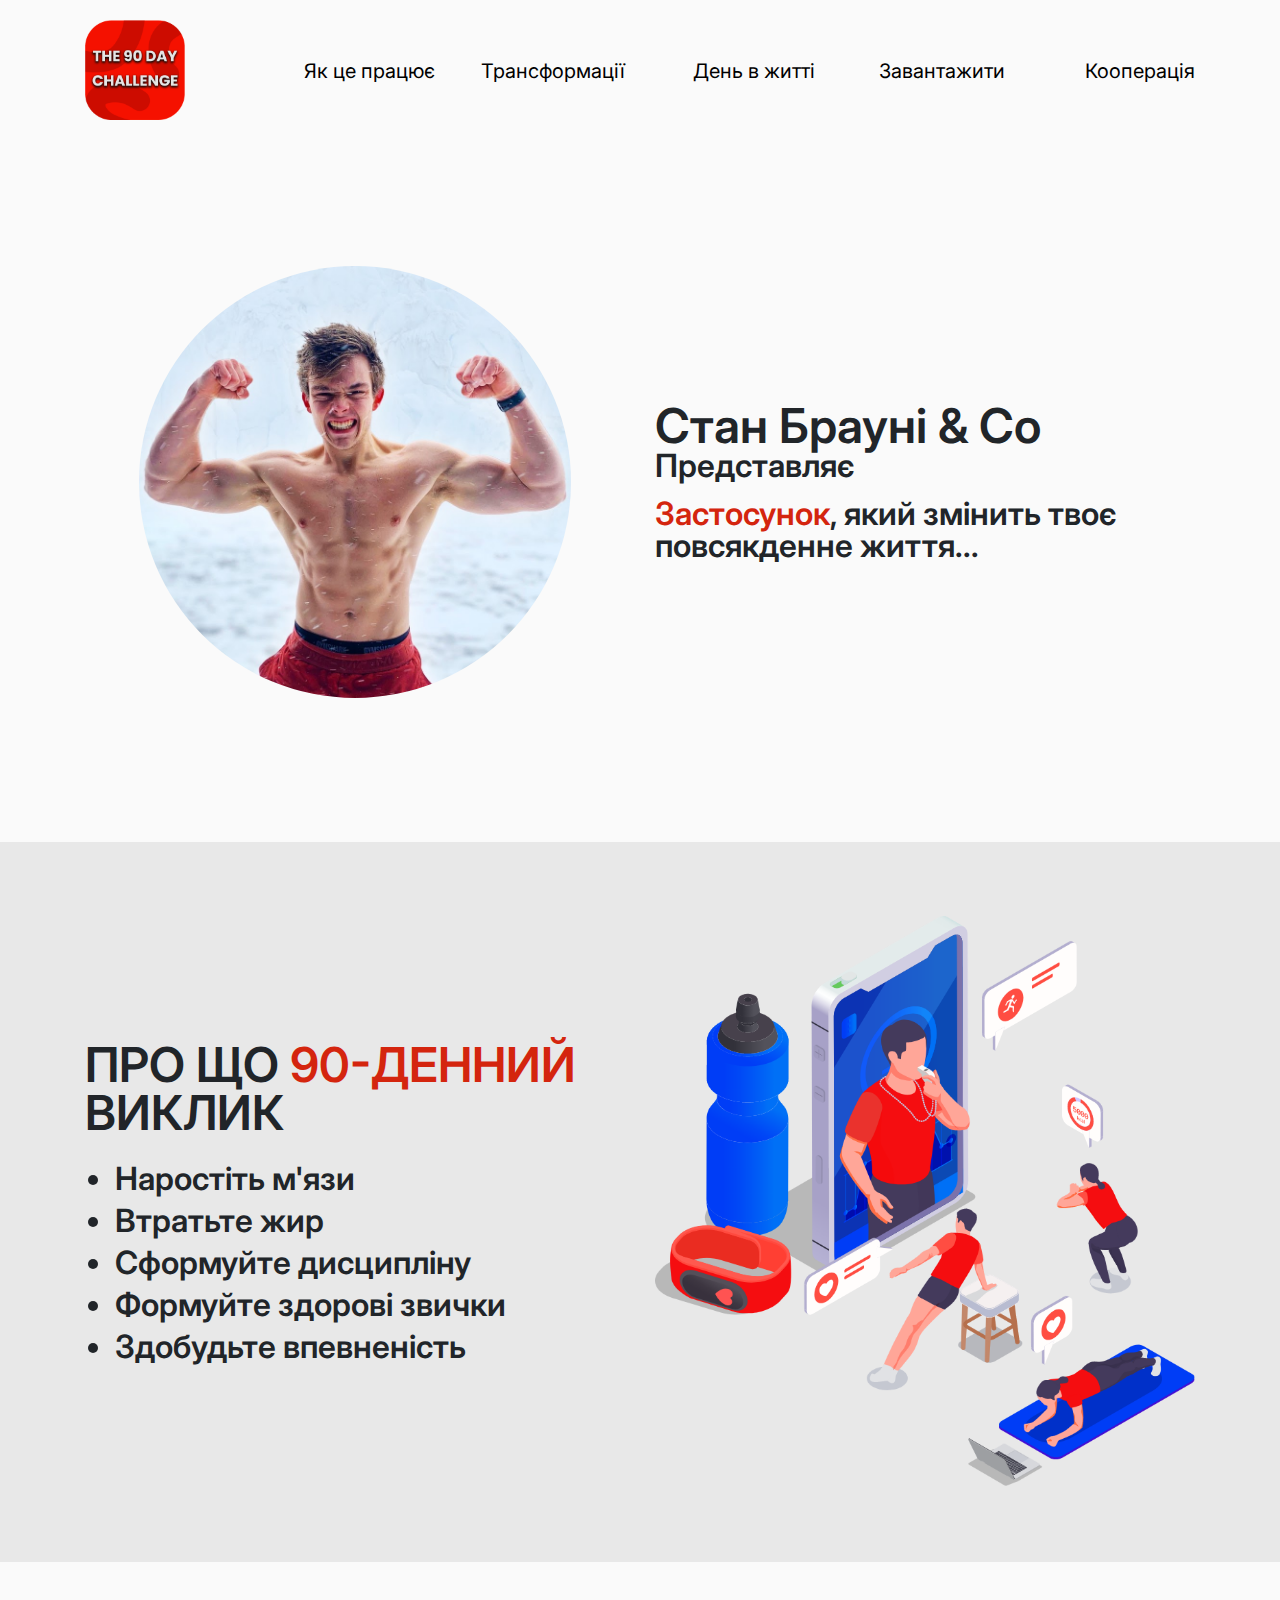
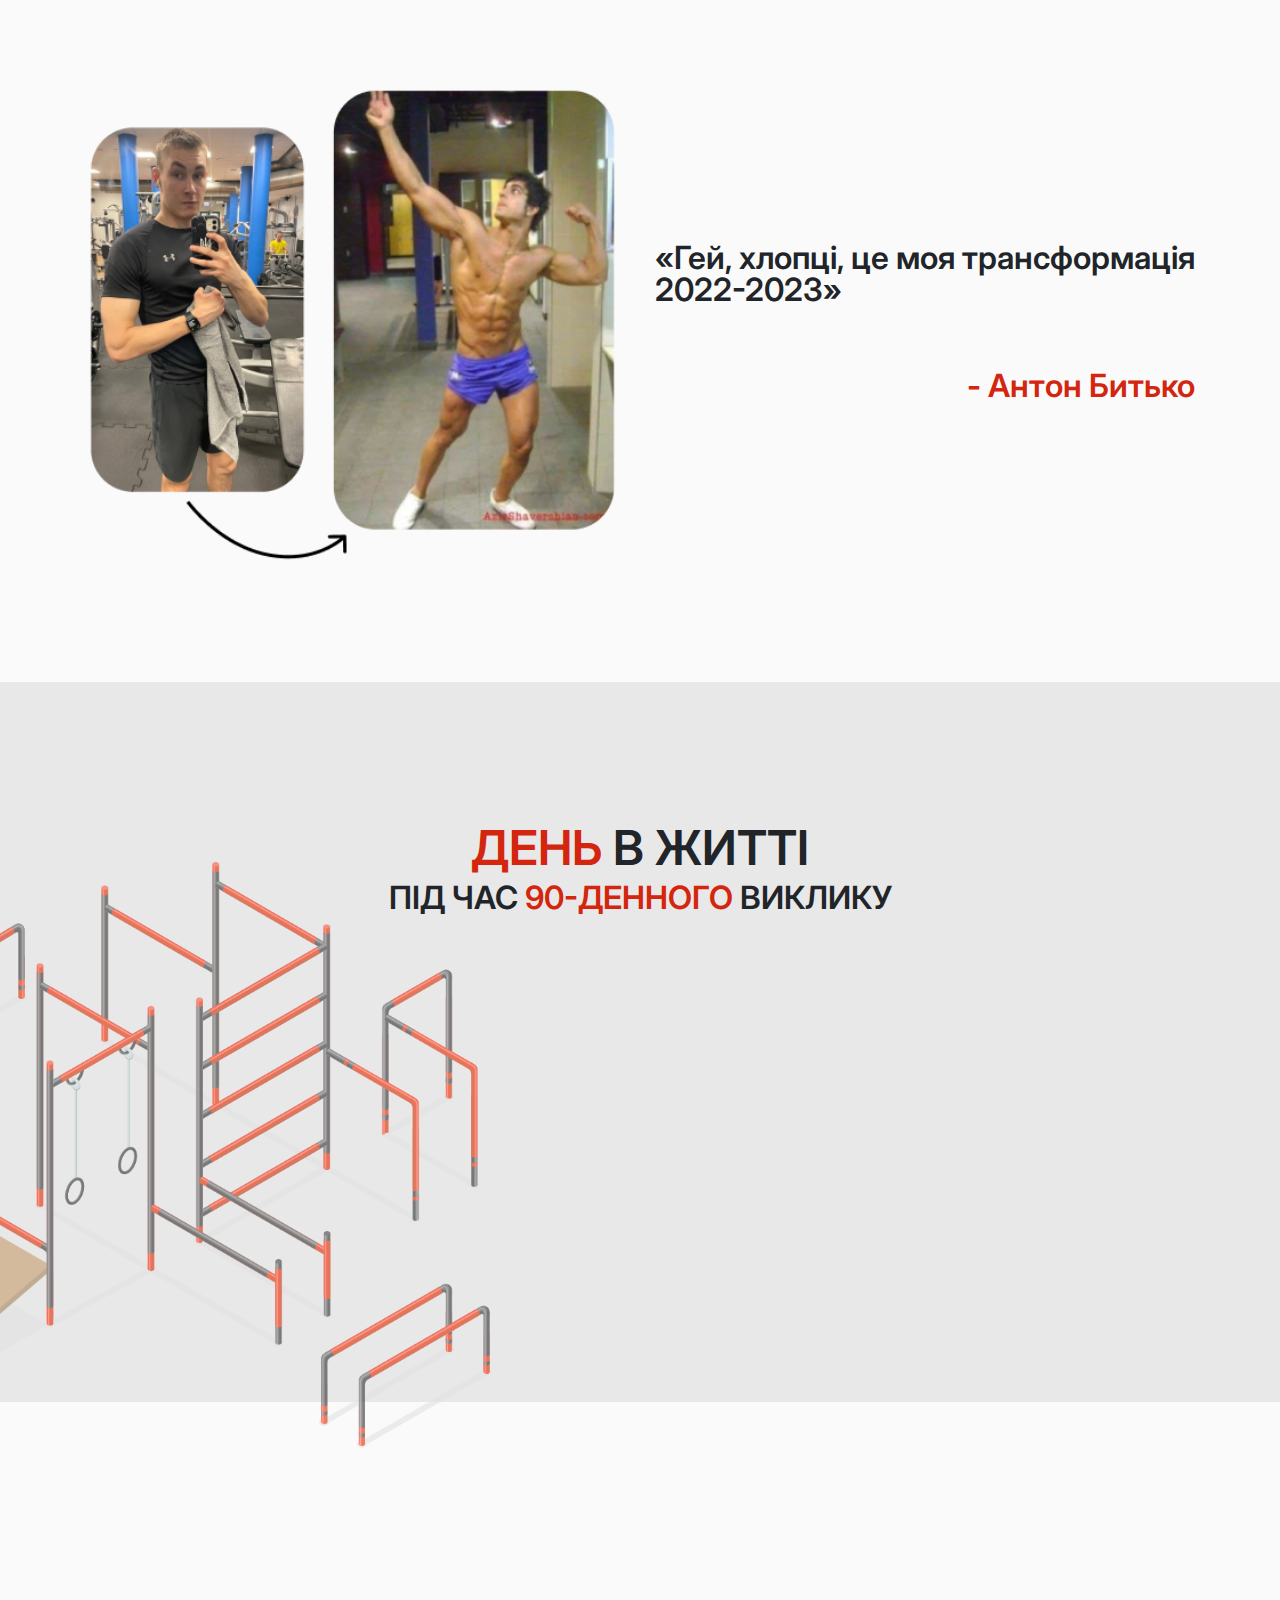
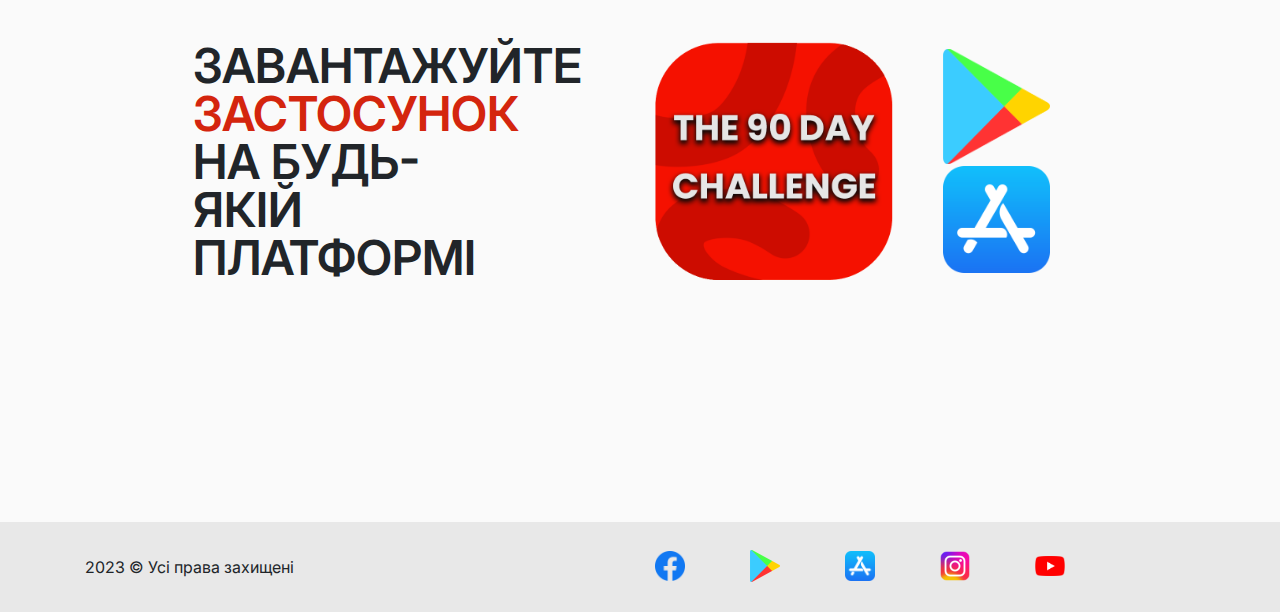
<file: index.html>
<!DOCTYPE html>
<html lang="en">

<head>
    <link rel="stylesheet" href="https://cdn.jsdelivr.net/npm/bootstrap@4.3.1/dist/css/bootstrap.min.css"
        integrity="sha384-ggOyR0iXCbMQv3Xipma34MD+dH/1fQ784/j6cY/iJTQUOhcWr7x9JvoRxT2MZw1T" crossorigin="anonymous">
    <meta charset="UTF-8">
    <meta http-equiv="X-UA-Compatible" content="IE=edge">
    <meta name="viewport" content="width=device-width, initial-scale=1.0">

    <link rel="stylesheet" href="css/reset-css.css">
    <link rel="stylesheet" href="css/new-css.css">
    <!-- <link href="https://fonts.googleapis.com/css2?family=Poppins:wght@200;300;400;500;600;700&display=swap"
        rel="stylesheet"> -->
    <link rel="preconnect" href="https://fonts.googleapis.com">
    <link rel="preconnect" href="https://fonts.gstatic.com" crossorigin>
    <link href="https://fonts.googleapis.com/css2?family=Inter:wght@100;200;300;400;500;600;700;800;900&display=swap"
        rel="stylesheet">

    <title>Document</title>
</head>

<body>

    <!-- <div class="hamburger" onclick="openCloseHamburgerMenu()">
        <a href="new.html"><img src="img/logo.png" alt="Logo" width="90px"></a>
        <h2><span style="color: #D4250E;">90-ДЕННИЙ</span><br>ВИКЛИК</h2>

        <div id="hamburger-icon">
            <span class="bar"></span>
            <span class="bar"></span>
            <span class="bar"></span>
        </div>

    </div>
    <div class="hamburger-menu display-none">
        <div class="links">
            <a href="explanation.html">Як це працює</a>
            <a href="#transformation">Трансформації</a>
            <a href="#video">День в житті</a>
            <a href="#download">Завантажити</a>
            <a href="cooperation.html">Кооперація</a>
        </div>
        <div class="circle"></div>

    </div> -->

    <div class="hamburger" onclick="openCloseHamburgerMenu()">
        <a href="index.html"><img src="img/logo.png" alt="Logo" width="90px"></a>
        <h2><span style="color: #D4250E;">90-ДЕННИЙ</span><br>ВИКЛИК</h2>

        <div id="hamburger-icon">
            <span class="bar"></span>
            <span class="bar"></span>
            <span class="bar"></span>
        </div>

    </div>
    <div class="hamburger-menu display-none">
        <div class="links">
            <a href="explanation.html">Як це працює</a>
            <a href="#transformation">Трансформації</a>
            <a href="#video">День в житті</a>
            <a href="#download">Завантажити</a>
            <a href="cooperation.html">Кооперація</a>
        </div>
        <div class="circle"></div>

    </div>

    <header>
        <div class="container">
            <div class="row header-row">
                <div class="col-2">
                    <a href="index.html"><img src="img/logo.png" alt="Logo" width="100px"></a>
                </div>
                <div class="col-2 link">
                    <a href="explanation.html">Як це працює</a>
                </div>
                <div class="col-2 link">
                    <a href="#transformation">Трансформації</a>
                </div>
                <div class="col-2 link">
                    <a href="#video">День в житті</a>
                </div>
                <div class="col-2 link">
                    <a href="#download">Завантажити</a>
                </div>
                <div class="col-2 link">
                    <a href="cooperation.html">Кооперація</a>
                </div>
            </div>
        </div>
    </header>

    <div class="wrapper desktop">
        <div class="container">
            <div class="row">
                <div class="col-12 col-lg-6 stan-col">
                    <img src="img/stan.jpg" alt="Stan Browney" width="100%">
                </div>
                <div class="col-12 col-lg-6 stan-col-2">
                    <h1>Стан Брауні & Co</h1>
                    <h2>Представляє</h2>
                    <br>
                    <h2><span style="color: #D4250E;">Застосунок</span><span>, який змінить твоє повсякденне
                            життя...</span></h2>
                </div>
            </div>
        </div>
    </div>

    <div class="wrapper mobile">
        <div class="container" style="margin-top: 100px;">
            <div class="row mobile-stan-row">
                <img src="img/stan.jpg" alt="Stan Browney" width="70%">
            </div>
            <div class="row mobile-stan-row-2" style="font-weight: 600;
    font-size: 25px;
    margin-top: 30px;">
                <h1>Стан Брауні & Co</h1>
                <br>
                <h2>Представляє</h2>
                <br>
                <h1>Застосунок, який змінить твоє повсякденне життя...</h1>
            </div>
        </div>
    </div>

    <div class="wrapper gray desktop">
        <div class="container">
            <div class="row">
                <div class="col-12 col-lg-6 description-col">
                    <div>
                        <h1>ПРО ЩО <span style="color: #D4250E;">90-ДЕННИЙ</span> ВИКЛИК</h1>
                        <br>
                        <ul>
                            <li>Наростіть м'язи</li>
                            <li>Втратьте жир</li>
                            <li>Сформуйте дисципліну</li>
                            <li>Формуйте здорові звички</li>
                            <li>Здобудьте впевненість</li>
                        </ul>
                    </div>
                </div>
                <div class="col-12 col-lg-6 description-col-2">
                    <img src="img/phone_workout.png" alt="Phone Workout" width="100%">
                </div>
            </div>
        </div>
    </div>

    <div class="wrapper gray mobile" style="position: relative; height: 65vh;">
        <img src="img/phone_workout.png" alt="Phone Workout" width="100%" style="position: absolute;
        bottom: 0;
        right: 0;
        width: 60%;">
        <div class="container" style="margin-bottom: 200px;">
            <div class="row " style="    justify-content: center;
            text-align: center;
            font-size: 25px;
            font-weight: 600;">
                <h1>ПРО ЩО <br>90-ДЕННИЙ ВИКЛИК </h1>
            </div>
            <div class="row " style="    font-weight: 600;
            font-size: 22px;
            margin-top: 30px;
            padding: 0 30px;">
                <ul>
                    <li>Наростіть м'язи</li>
                    <li>Втратьте жир</li>
                    <li>Сформуйте дисципліну</li>
                    <li>Формуйте здорові звички</li>
                    <li>Здобудьте впевненість</li>
                </ul>
            </div>
        </div>
    </div>



    <div class="wrapper desktop" id="transformation">
        <div class="container">
            <div class="row">
                <div class="col-12 col-lg-6 transformation-col">
                    <img src="img/Capture.PNG" alt="Transformation" width="100%">
                </div>
                <div class="col-12 col-lg-6 transformation-col-2">
                    <h2>«Гей, хлопці, це моя трансформація 2022-2023»</h2>
                    <br><br><br><br>
                    <h2 style="text-align: end;"><span style="color: #D4250E;">- Антон
                            Битько</span></h2>
                </div>
            </div>
        </div>
    </div>

    <div class="wrapper mobile">
        <div class="container">
            <div class="row ">
                <img src="img/Capture.PNG" alt="Transformation" width="100%">
            </div>
            <div class="row ">
                <h2 style="font-weight: 600;
                font-size: 22px;
                padding: 50px 30px 0 30px;text-align: center;
            ">«Гей, хлопці, це моя трансформація 2022-2023»</h2>
                <br><br><br><br>
                <h2 style="text-align: end;
                font-weight: 600;
                font-size: 22px;
                width: 100%;
                padding: 50px 30px 0 30px;"><span style="color: #D4250E;">- Антон
                        Битько</span></h2>
            </div>
        </div>
    </div>

    <div class="wrapper gray desktop" style="position: relative;" id="video">
        <img src="img/workout_set.png" alt="Workout Set" class="workout-set">
        <div class="container">
            <div class="col-12">
                <div class="row video-row">
                    <h1><span style="color: #D4250E;">ДЕНЬ</span> В ЖИТТІ</h1>

                    <h2>ПІД ЧАС <span style="color: #D4250E;">90-ДЕННОГО</span> ВИКЛИКУ</h2>
                </div>
                <div class="row video-row-2">
                    <div style="width:100%;padding:30.25% 0 0 0;position:relative;"><iframe
                            src="https://player.vimeo.com/video/584606205?h=d6f912c580&color=ef0004&title=0&byline=0&portrait=0"
                            style="position:absolute;top:0;left:0;width:100%;height:100%;" frameborder="0"
                            allow="autoplay; fullscreen; picture-in-picture" allowfullscreen></iframe></div>
                    <script src="https://player.vimeo.com/api/player.js"></script>
                </div>
            </div>
        </div>
    </div>

    <div class="wrapper gray mobile">
        <div class="container">
            <div class="row ">
                <h1>ДЕНЬ В ЖИТТІ
                    ПІД ЧАС 90-ДЕННОГО
                    ВИКЛИКУ</h1>
            </div>
            <div class="row ">
                <div style="width:100%;padding:30.25% 0 0 0;position:relative;"><iframe
                        src="https://player.vimeo.com/video/584606205?h=d6f912c580&color=ef0004&title=0&byline=0&portrait=0"
                        style="position:absolute;top:0;left:0;width:100%;height:100%;" frameborder="0"
                        allow="autoplay; fullscreen; picture-in-picture" allowfullscreen></iframe></div>
                <script src="https://player.vimeo.com/api/player.js"></script>
            </div>
        </div>
    </div>

    <div class="wrapper desktop" id="download">
        <div class="container">
            <div class="row">
                <div class="col-12 col-lg-6 download-col">
                    <h1 style="width: 60%;">ЗАВАНТАЖУЙТЕ <span style="color: #D4250E;">ЗАСТОСУНОК</span> НА БУДЬ-ЯКІЙ
                        ПЛАТФОРМІ</h1>
                </div>
                <div class="col-12 col-lg-6 download-col-2">
                    <div class="row">
                        <div class="col">
                            <a href=""><img src="img/logo.png" alt="Logo" class="blob red" width="100%"></a>
                        </div>
                        <div class="col" style="padding-left: 50px;">
                            <div class="row">
                                <a href=""><img class="blob green" src="img/pm.png" alt="Play Market Icon"
                                        width="40%"></a>
                            </div>
                            <div class="row">
                                <a href=""><img class="blob blue" src="img/appstore.png" alt="App Store Icon"
                                        width="40%"></a>
                            </div>
                        </div>
                    </div>
                </div>
            </div>

        </div>
    </div>


    <footer class="gray">
        <div class="container">
            <div class="row">
                <div class="col-6">
                    <p>2023 © Усі права захищені</p>
                </div>
                <div class="col-1">
                    <img src="img/fb.png" target="_blank" alt="Facebook icon" width="30px">
                </div>
                <div class="col-1">
                    <img src="img/pm.png" target="_blank" alt="Play Market icon" width="30px">
                </div>
                <div class="col-1">
                    <img src="img/appstore.png" target="_blank" alt="App Store icon" width="30px">
                </div>
                <div class="col-1">
                    <img src="img/ig.png" target="_blank" alt="Instagram icon" width="30px">
                </div>
                <div class="col-2">
                    <img src="img/yt.png" target="_blank" alt="YouTube icon" width="30px">
                </div>
            </div>
        </div>
    </footer>



</body>

<script>
    let hamburgerButton = document.querySelector(".hamburger-menu");
    // hamburgerButton
    let hamburgerIsOpened = false;

    function openCloseHamburgerMenu() {
        if (hamburgerIsOpened) {
            hamburgerButton.classList.add("display-none");
        } else {
            hamburgerButton.classList.remove("display-none");
        }

        hamburgerIsOpened = !hamburgerIsOpened;
    }
</script>

</html>
</file>
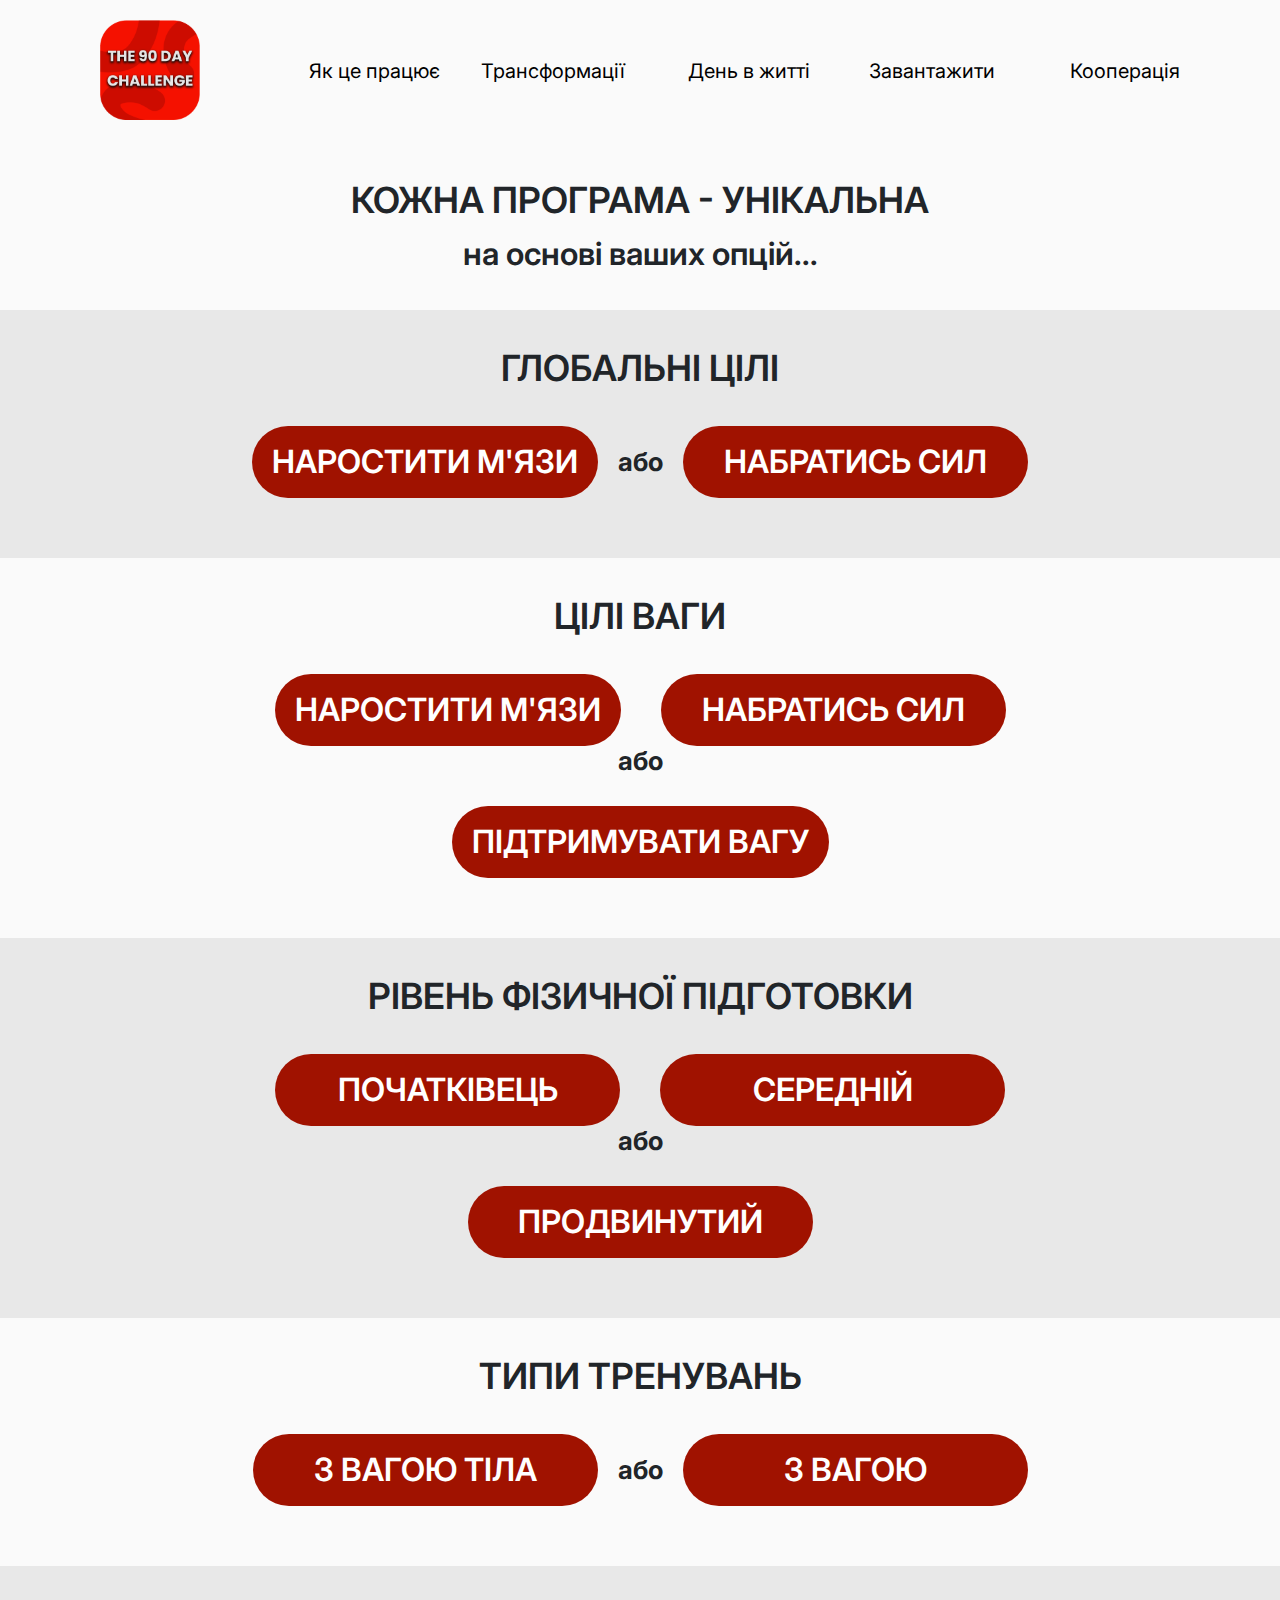
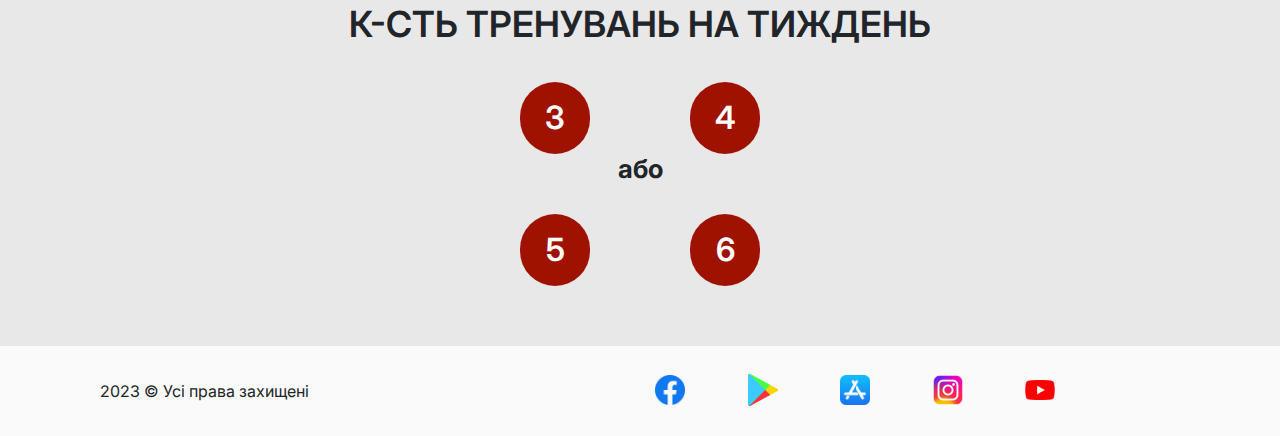
<file: explanation.html>
<!DOCTYPE html>
<html lang="en">

<head>
    <link rel="stylesheet" href="https://cdn.jsdelivr.net/npm/bootstrap@4.3.1/dist/css/bootstrap.min.css"
        integrity="sha384-ggOyR0iXCbMQv3Xipma34MD+dH/1fQ784/j6cY/iJTQUOhcWr7x9JvoRxT2MZw1T" crossorigin="anonymous">
    <meta charset="UTF-8">
    <meta http-equiv="X-UA-Compatible" content="IE=edge">
    <meta name="viewport" content="width=device-width, initial-scale=1.0">

    <link rel="stylesheet" href="css/reset-css.css">
    <link rel="stylesheet" href="css/new-css.css">
    <!-- <link href="https://fonts.googleapis.com/css2?family=Poppins:wght@200;300;400;500;600;700&display=swap"
        rel="stylesheet"> -->
    <link rel="preconnect" href="https://fonts.googleapis.com">
    <link rel="preconnect" href="https://fonts.gstatic.com" crossorigin>
    <link href="https://fonts.googleapis.com/css2?family=Inter:wght@100;200;300;400;500;600;700;800;900&display=swap"
        rel="stylesheet">

    <title>Document</title>
</head>
<style>
</style>

<body class="explanation">

    <div class="hamburger" onclick="openCloseHamburgerMenu()">
        <a href="index.html"><img src="img/logo.png" alt="Logo" width="90px"></a>
        <h2><span style="color: #D4250E;">90-ДЕННИЙ</span><br>ВИКЛИК</h2>

        <div id="hamburger-icon">
            <span class="bar"></span>
            <span class="bar"></span>
            <span class="bar"></span>
        </div>

    </div>
    <div class="hamburger-menu display-none">
        <div class="links">
            <a href="explanation.html">Як це працює</a>
            <a href="#transformation">Трансформації</a>
            <a href="#video">День в житті</a>
            <a href="#download">Завантажити</a>
            <a href="cooperation.html">Кооперація</a>
        </div>
        <div class="circle"></div>

    </div>

    <header>
        <div class="container">
            <div class="row header-row">
                <div class="col-2">
                    <a href="index.html"><img src="img/logo.png" alt="Logo" width="100px"></a>
                </div>
                <div class="col-2 link">
                    <a href="explanation.html">Як це працює</a>
                </div>
                <div class="col-2 link">
                    <a href="explanation.html">Трансформації</a>
                </div>
                <div class="col-2 link">
                    <a href="explanation.html">День в житті</a>
                </div>
                <div class="col-2 link">
                    <a href="explanation.html">Завантажити</a>
                </div>
                <div class="col-2 link">
                    <a href="explanation.html">Кооперація</a>
                </div>
            </div>
        </div>
    </header>

    <div class="wrapper top-block" style="position: relative;">
        <div class="container">
            <div class="row">
                <h1>КОЖНА ПРОГРАМА - УНІКАЛЬНА</h1>
            </div>
            <div class="row">
                <h2>на основі ваших опцій...</h2>
            </div>
        </div>
    </div>

    <div class="wrapper gray" style="position: relative;">
        <div class="container">
            <div class="row">
                <h1>ГЛОБАЛЬНІ ЦІЛІ</h1>
            </div>
            <div class="row">
                <div class="button">НАРОСТИТИ М'ЯЗИ</div>
                <p>або</p>
                <div class="button">НАБРАТИСЬ СИЛ</div>
            </div>
        </div>
    </div>

    <div class="wrapper" style="position: relative;">
        <div class="container">
            <div class="row">
                <h1>ЦІЛІ ВАГИ</h1>
            </div>
            <div class="row">
                <div class="button">НАРОСТИТИ М'ЯЗИ</div>
                <p style="position: absolute;
                top: 50%;">або</p>
                <div class="button">НАБРАТИСЬ СИЛ</div>
            </div>
            <div class="row">
                <div class="button">ПІДТРИМУВАТИ ВАГУ</div>
            </div>
        </div>
    </div>

    <div class="wrapper gray" style="position: relative;">
        <div class="container">
            <div class="row">
                <h1>РІВЕНЬ ФІЗИЧНОЇ ПІДГОТОВКИ</h1>
            </div>
            <div class="row">
                <div class="button">ПОЧАТКІВЕЦЬ</div>
                <p style="position: absolute;
                top: 50%;">або</p>
                <div class="button">СЕРЕДНІЙ</div>
            </div>
            <div class="row">
                <div class="button">ПРОДВИНУТИЙ</div>
            </div>
        </div>
    </div>

    <div class="wrapper" style="position: relative;">
        <div class="container">
            <div class="row">
                <h1>ТИПИ ТРЕНУВАНЬ</h1>
            </div>
            <div class="row">
                <div class="button">З ВАГОЮ ТІЛА</div>
                <p>або</p>
                <div class="button">З ВАГОЮ</div>
            </div>
        </div>
    </div>

    <div class="wrapper gray" style="position: relative;">
        <div class="container">
            <div class="row">
                <h1>К-СТЬ ТРЕНУВАНЬ НА ТИЖДЕНЬ</h1>
            </div>
            <div class="row">
                <div class="button-number">3</div>
                <p style="position: absolute;
                top: 50%;">або</p>
                <div class="button-number">4</div>
            </div>
            <div class="row">
                <div class="button-number">5</div>
                <div class="button-number">6</div>
            </div>
        </div>
    </div>


    <footer class="">
        <div class="container">
            <div class="row">
                <div class="col-6">
                    <p>2023 © Усі права захищені</p>
                </div>
                <div class="col-1">
                    <img src="img/fb.png" target="_blank" alt="Facebook icon" width="30px">
                </div>
                <div class="col-1">
                    <img src="img/pm.png" target="_blank" alt="Play Market icon" width="30px">
                </div>
                <div class="col-1">
                    <img src="img/appstore.png" target="_blank" alt="App Store icon" width="30px">
                </div>
                <div class="col-1">
                    <img src="img/ig.png" target="_blank" alt="Instagram icon" width="30px">
                </div>
                <div class="col-2">
                    <img src="img/yt.png" target="_blank" alt="YouTube icon" width="30px">
                </div>
            </div>
        </div>
    </footer>



</body>

<script>
    let hamburgerButton = document.querySelector(".hamburger-menu");
    // hamburgerButton
    let hamburgerIsOpened = false;

    function openCloseHamburgerMenu() {
        if (hamburgerIsOpened) {
            hamburgerButton.classList.add("display-none");
        } else {
            hamburgerButton.classList.remove("display-none");
        }

        hamburgerIsOpened = !hamburgerIsOpened;
    }
</script>

</html>
</file>
<file: css/new-css.css>
* {
    font-family: 'Inter', sans-serif !important;
}

.header-row {
    align-items: center;
}

html {
    scroll-behavior: smooth;
}

body {
    background-color: #fafafa;
}

header {
    margin-top: 20px;
}

.gray {
    background-color: #E8E8E8;
}

.wrapper {
    height: 80vh;
    display: flex;
    align-items: center;
    justify-content: center;
}

.header-row .link {
    display: flex;
    justify-content: flex-end;
    font-size: 20px;
}

.header-row .link a {
    text-decoration: none;
    color: black;
}

.stan-col {
    display: flex;
    justify-content: center;
    align-items: center;
}

.stan-col-2 h1 {
    font-size: 48px;
    font-weight: 600;
}

.stan-col-2 {
    display: flex;
    flex-direction: column;
    justify-content: center;
}

.stan-col-2 h2 {
    font-weight: 600;
    font-size: 32px;
}

.stan-col img {
    width: 80%;
    border-radius: 50%;
}

.description-col {
    display: flex;
    align-items: center;
    justify-content: center;
}

.description-col h1 {
    font-size: 48px;
    font-weight: 600;
}

.description-col ul {
    padding-left: 30px;
}

.description-col li {
    margin-top: 10px;
    font-size: 32px;
    font-weight: 600;
}

.transformation-col-2 h2 {
    font-size: 32px;
    font-weight: 600;
}

.transformation-col-2 {
    display: flex;
    justify-content: center;
    align-items: end;
    flex-direction: column;
}

.workout-set {
    position: absolute;
    top: 25%;
    left: -10%;
    width: 620px;
    opacity: 0.6;
}

.video-row {
    display: flex;
    flex-direction: column;
    align-items: center;
}

.video-row h1 {
    font-size: 48px;
    font-weight: 600;
}

.video-row h2 {
    font-size: 32px;
    font-weight: 600;
    margin-top: 10px;
}

.video-row-2 {
    margin-top: 10px;
}

.download-col,
.download-col-2,
.download-col-2 .row {
    display: flex;
    justify-content: center;
    align-items: center;
}

.download-col h1 {
    font-size: 48px;
    font-weight: 600;
}

footer {
    height: 10vh;
    display: flex;
    align-items: center;
}

footer p {
    font-size: 16px !important;
    font-weight: 400 !important;
}

footer .row {
    display: flex;
    align-items: center;
}

/* explanation */
.explanation .wrapper {
    height: max-content;
    padding: 20px 0;
}

.explanation h1 {
    font-size: 36px;
    font-weight: 600;
}

.explanation h2 {
    font-size: 32px;
    font-weight: 600;
}

.explanation .row {
    display: flex;
    align-items: center;
    justify-content: center;
    margin: 20px 0;
}

.explanation .button {
    color: white;
    font-size: 32px;
    font-weight: 600;
    background-color: #A01200;
    padding: 20px;
    border-radius: 40px;
    min-width: 345px;
    display: flex;
    align-items: center;
    justify-content: center;
    margin: 20px;
}

.explanation .button-number {
    color: white;
    font-size: 32px;
    font-weight: 600;
    background-color: #A01200;
    padding: 20px;
    border-radius: 40px;
    display: flex;
    align-items: center;
    justify-content: center;
    margin: 20px 50px;
    min-width: 70px;
}

.explanation p {
    font-size: 26px;
    font-weight: bold;
}



.hamburher h2 {
    font-size: 32px;
    font-weight: 600;
}


/* Hamburger */
.hamburger {
    position: fixed;
    top: 0;
    left: 0;
    display: none;
    cursor: pointer;
    padding: 10px 15px;
    z-index: 11;
    width: 100%;

    justify-content: space-between;
    align-items: center;

}

.hamburger .bar {
    display: block;
    width: 50px;
    height: 4px;
    margin-bottom: 10px;
    background-color: #333;
}

.hamburger .bar:last-child {
    margin-bottom: 0;
}

.hamburger.active span:first-child {
    transform: rotate(45deg) translate(5px, 5px);
}

.hamburger.active span:nth-child(2) {
    opacity: 0;
}

.hamburger.active span:last-child {
    transform: rotate(-45deg) translate(5px, -5px);
}

.hamburger-menu {
    position: fixed;
    width: 100%;
    top: 0;
    left: 0;
    height: 100%;
    background-color: white;
    z-index: 10;
}

.display-none {
    display: none !important;
}

.display-flex {
    display: flex !important;
}

.hamburger-menu .links {
    align-items: flex-end;
    display: flex;
    flex-direction: column;
    padding-top: 30%;
    margin-right: 20%;
    padding-right: 5%;
    height: 100%;
    border-right: 3px solid #D4250E;
}

.hamburger-menu .links a {
    font-size: 24px;
    color: black;
    text-decoration: none;
    margin-top: 15%;
    padding-bottom: 10px;
    border-bottom: 3px solid #D4250E;
}

.hamburger-menu .circle {
    border-radius: 50%;
    background-color: #D4250E;
    width: 300px;
    height: 300px;
    bottom: -7%;
    position: absolute;
    left: -10%;
}

.hamburger h2 {
    margin-left: -60px;
    font-size: 32px;
    font-weight: 600;
}

.desktop {
    display: flex;
}

.mobile {
    display: none;
}

/* .hamburger #hamburger-icon {
    margin-right: 2%;
} */

/* MOBILE */



@media (max-width: 992px) {

    .desktop {
        display: none;
    }

    .mobile {
        display: flex;
    }

    header {
        display: none;
    }

    .hamburger {
        display: flex !important;
        position: fixed;
        background-color: #fafafa;
    }

    .wrapper {
        height: 80vh;
        /* width: 95%; */
        justify-content: center;
    }

    .top-block {
        margin-top: 100px;
    }

    .hamburger #hamburger-icon {
        margin-right: 2%;
    }

    .mobile-stan-row {
        display: flex;
        justify-content: center;
        align-items: center;
    }

    .mobile-stan-row img {
        border-radius: 50%;
    }

    .mobile-stan-row-2 {
        text-align: center;
        justify-content: center;
        align-items: center;
        flex-direction: column;

    }

    ul li {
        margin-top: 10px;
    }

}

@media (max-width: 485px) {
    .hamburger h2 {
        margin-left: -10px;
        font-size: 22px;
        font-weight: 600;
    }

    .explanation h2 {
        font-size: 22px;
        font-weight: 600;
    }

    .hamburger #hamburger-icon {
        margin-right: 0;
    }
}
</file>
